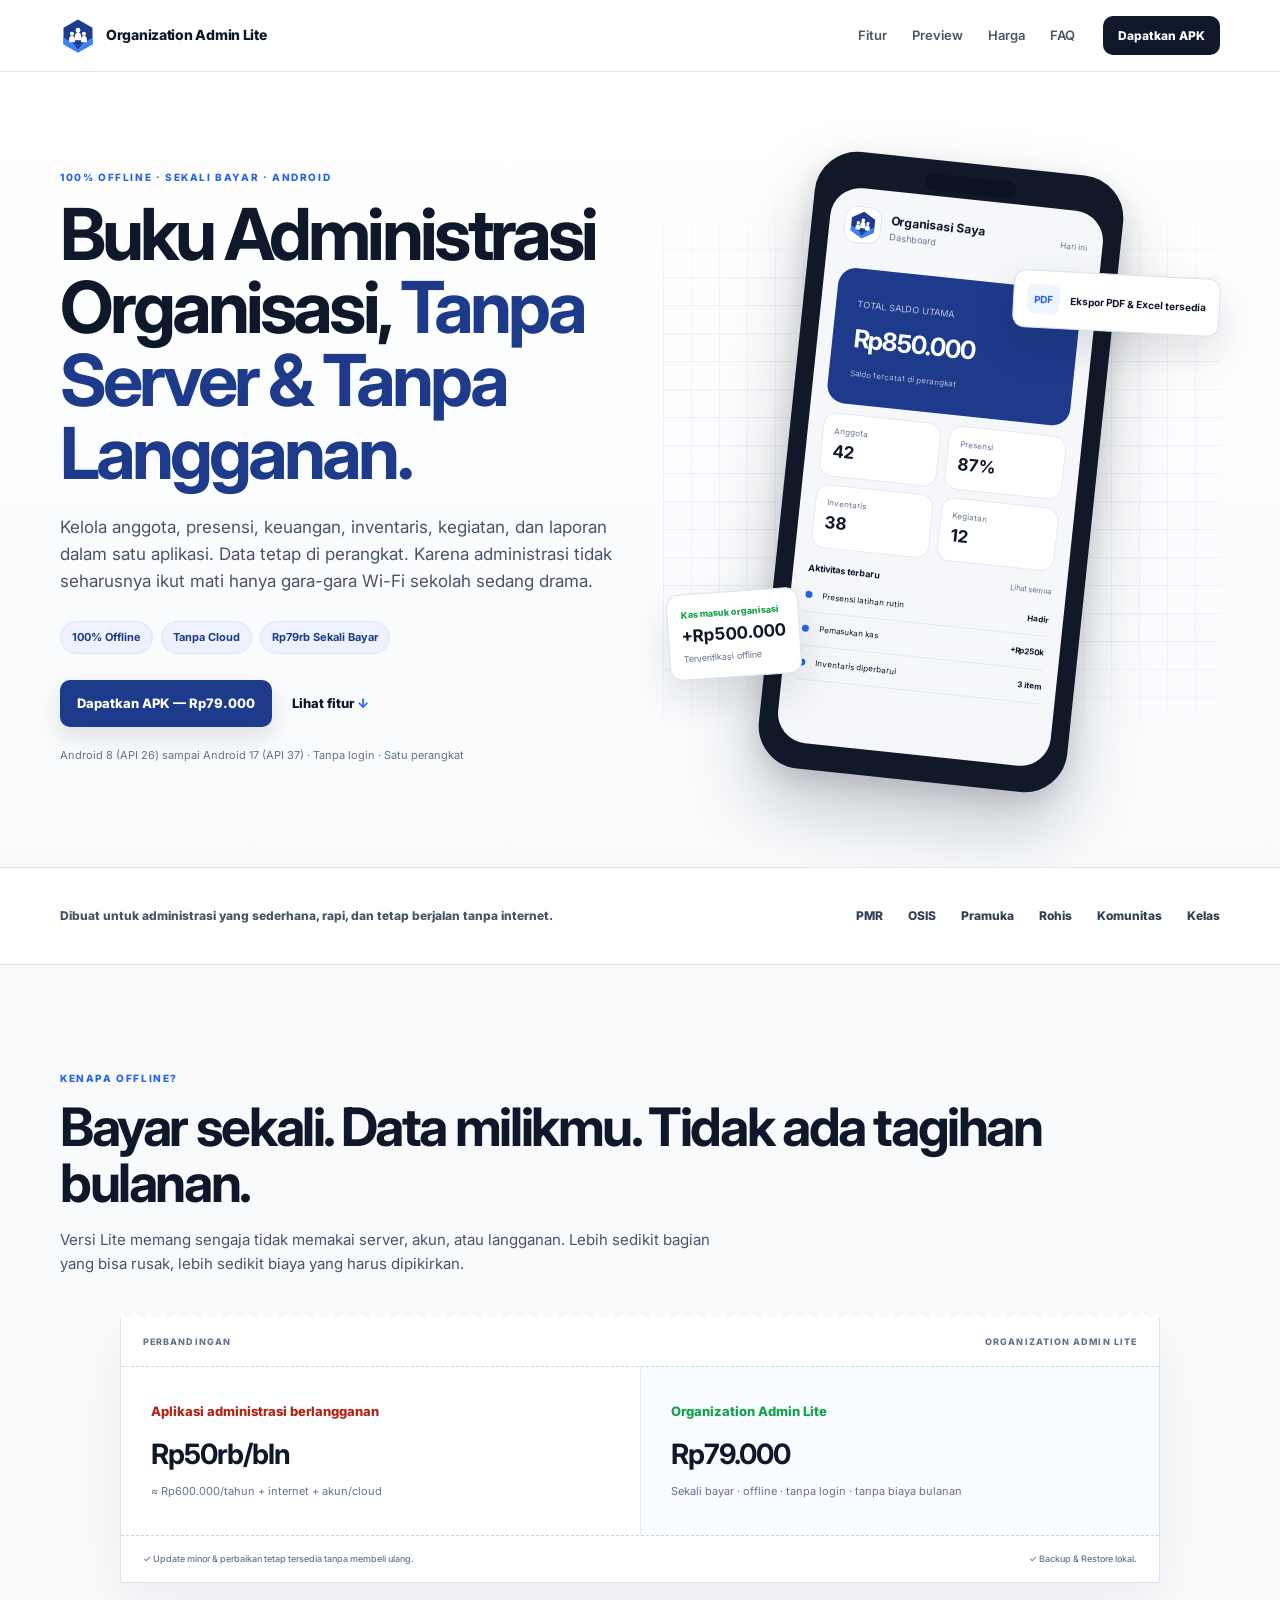
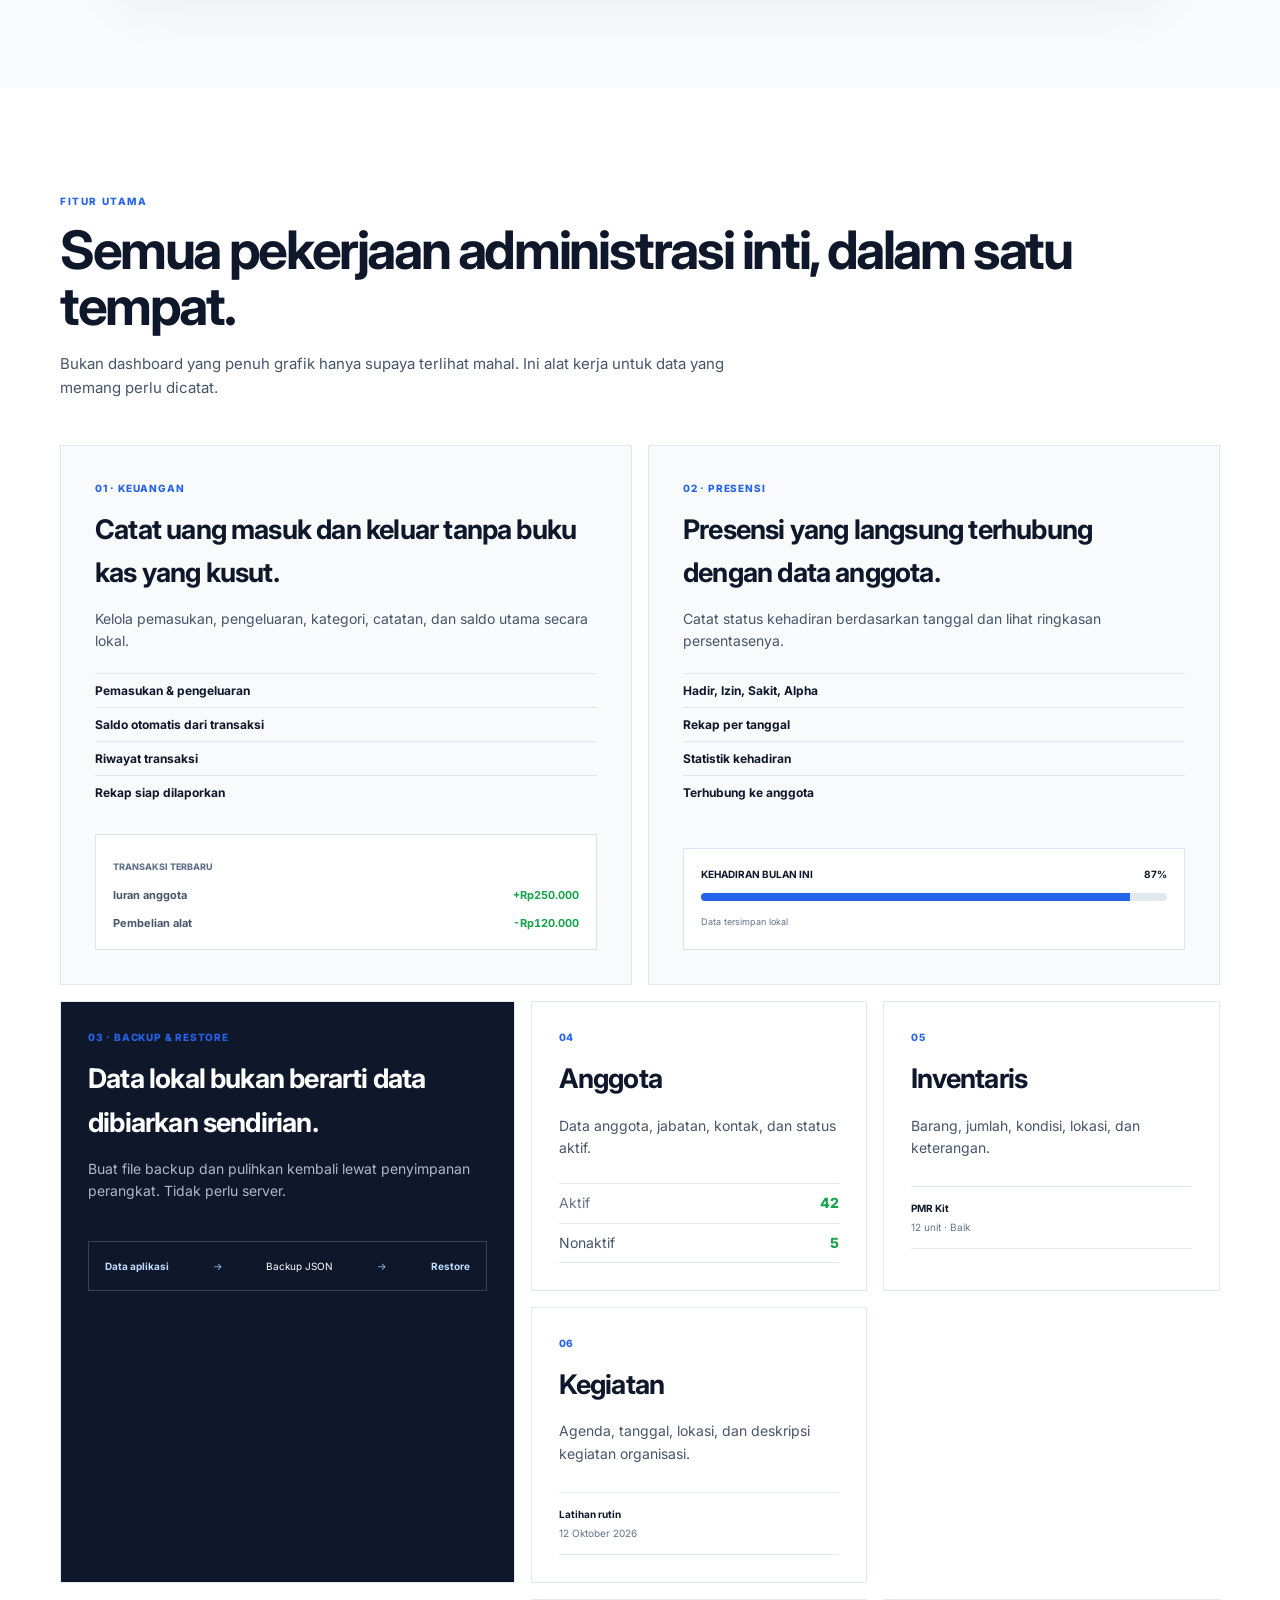
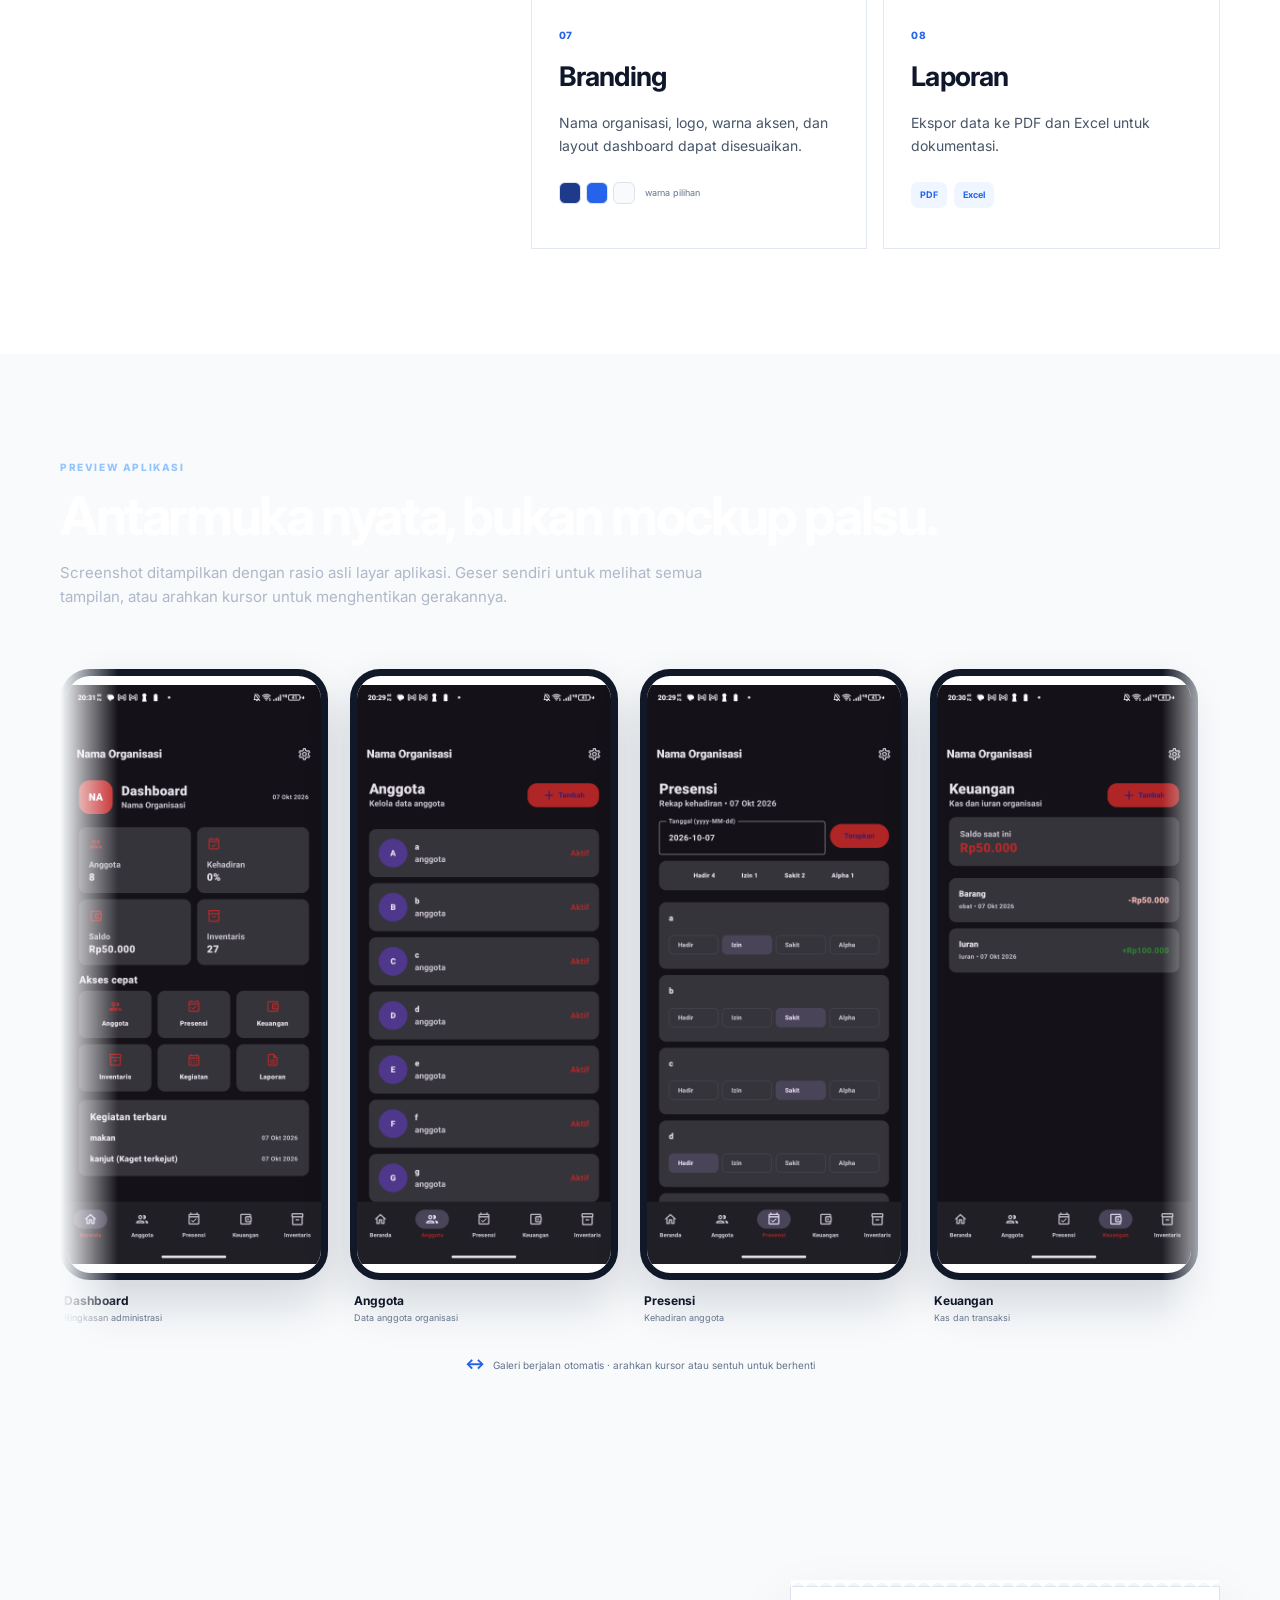
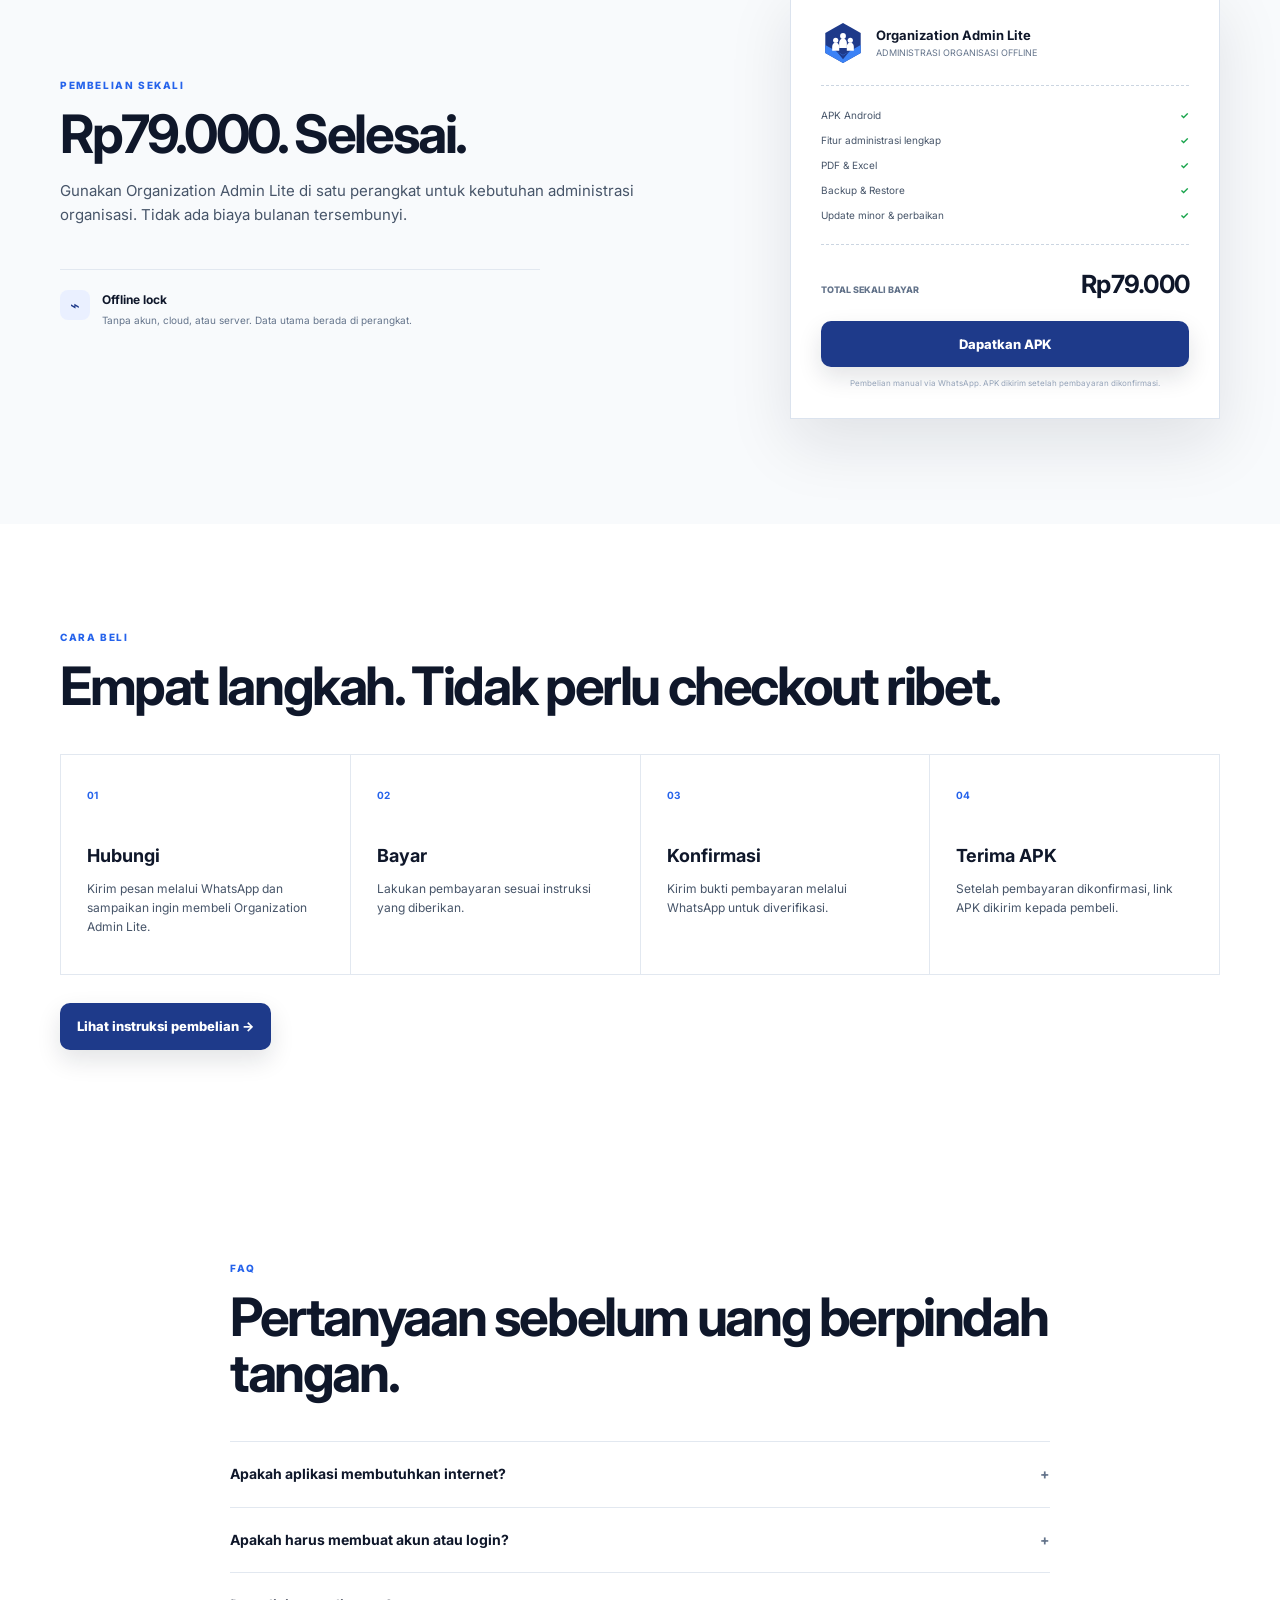
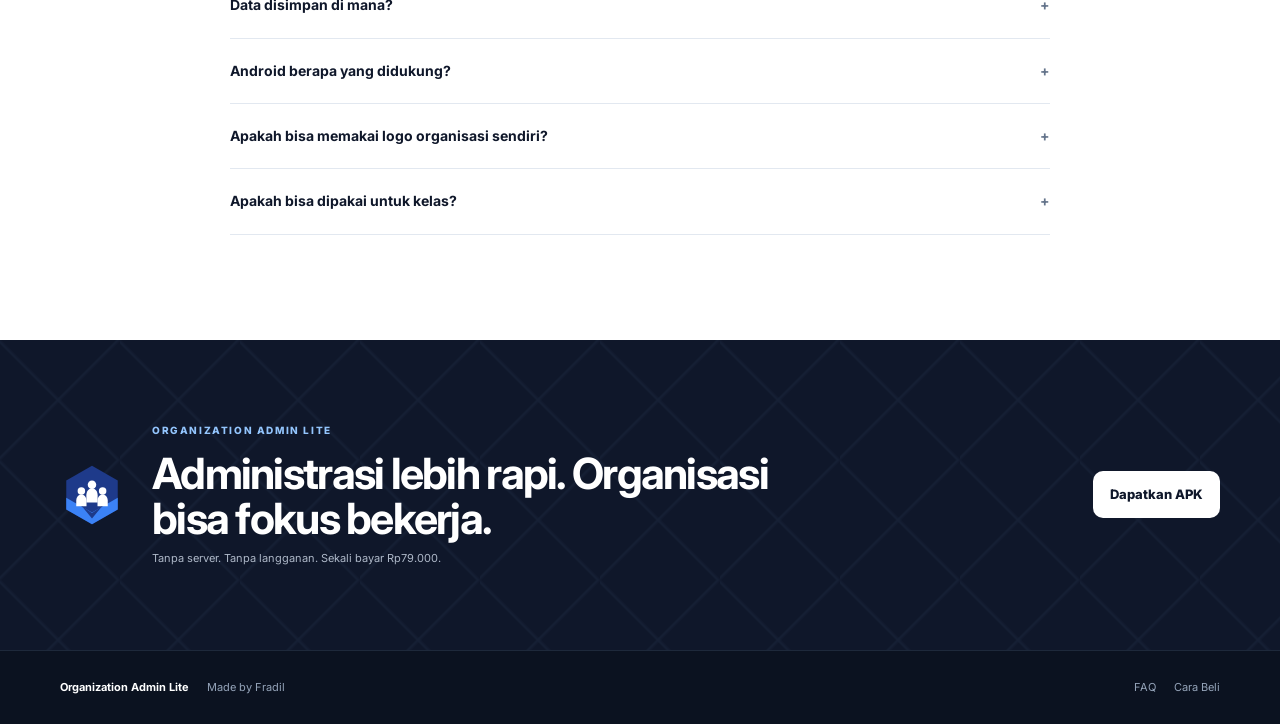
<file: index.html>
<!doctype html>
<html lang="id">
<head>
<meta charset="utf-8">
<meta name="viewport" content="width=device-width,initial-scale=1">
<meta name="description" content="Organization Admin Lite. Aplikasi administrasi organisasi offline untuk anggota, presensi, keuangan, inventaris, kegiatan, laporan, dan backup.">
<meta name="theme-color" content="#0F172A">
<title>Organization Admin Lite | Administrasi Offline</title>
<link rel="icon" href="assets/logo/logo-mark.svg">
<link rel="stylesheet" href="style.css">
</head>
<body>
<header class="nav">
  <a class="brand" href="#top">
    <img src="assets/logo/logo-mark.svg" alt="">
    <span>Organization Admin Lite</span>
  </a>
  <nav>
    <a href="#fitur">Fitur</a>
    <a href="#preview">Preview</a>
    <a href="#harga">Harga</a>
    <a href="#faq">FAQ</a>
  </nav>
  <a class="nav-cta" href="beli.html">Dapatkan APK</a>
</header>

<main id="top">
  <section class="hero">
    <div class="hero-copy">
      <div class="eyebrow">100% OFFLINE · SEKALI BAYAR · ANDROID</div>
      <h1>Buku Administrasi Organisasi, <em>Tanpa Server & Tanpa Langganan.</em></h1>
      <p class="lead">Kelola anggota, presensi, keuangan, inventaris, kegiatan, dan laporan dalam satu aplikasi. Data tetap di perangkat. Karena administrasi tidak seharusnya ikut mati hanya gara-gara Wi-Fi sekolah sedang drama.</p>
      <div class="trust-pills">
        <span>100% Offline</span>
        <span>Tanpa Cloud</span>
        <span>Rp79rb Sekali Bayar</span>
      </div>
      <div class="hero-actions">
        <a class="button primary" href="beli.html">Dapatkan APK — Rp79.000</a>
        <a class="text-link" href="#fitur">Lihat fitur <span>↓</span></a>
      </div>
      <p class="compat">Android 8 (API 26) sampai Android 17 (API 37) · Tanpa login · Satu perangkat</p>
    </div>
    <div class="stage">
      <div class="stage-grid"></div>
      <div class="phone-wrap">
        <div class="phone">
          <div class="camera"></div>
          <div class="screen">
            <div class="mock-top">
              <div class="mock-avatar">
                <img src="assets/logo/logo-mark.svg" alt="">
              </div>
              <div>
                <b>Organisasi Saya</b>
                <small>Dashboard</small>
              </div>
              <span class="mock-date">Hari ini</span>
            </div>
            <div class="mock-hero">
              <small>TOTAL SALDO UTAMA</small>
              <strong>Rp850.000</strong>
              <span>Saldo tercatat di perangkat</span>
            </div>
            <div class="mock-stats">
              <div>
                <small>Anggota</small>
                <b>42</b>
              </div>
              <div>
                <small>Presensi</small>
                <b>87%</b>
              </div>
              <div>
                <small>Inventaris</small>
                <b>38</b>
              </div>
              <div>
                <small>Kegiatan</small>
                <b>12</b>
              </div>
            </div>
            <div class="mock-section">
              <div>
                <b>Aktivitas terbaru</b>
                <small>Lihat semua</small>
              </div>
              <p><i></i>Presensi latihan rutin <strong>Hadir</strong></p>
              <p><i></i>Pemasukan kas <strong>+Rp250k</strong></p>
              <p><i></i>Inventaris diperbarui <strong>3 item</strong></p>
            </div>
          </div>
        </div>
      </div>
      <div class="floating-note finance">
        <small>Kas masuk organisasi</small>
        <strong>+Rp500.000</strong>
        <span>Terverifikasi offline</span>
      </div>
      <div class="floating-note export">
        <b>PDF</b>
        <span>Ekspor PDF & Excel tersedia</span>
      </div>
    </div>
  </section>

  <section class="trust-strip">
    <div class="container">
      <p>Dibuat untuk administrasi yang sederhana, rapi, dan tetap berjalan tanpa internet.</p>
      <div>
        <span>PMR</span>
        <span>OSIS</span>
        <span>Pramuka</span>
        <span>Rohis</span>
        <span>Komunitas</span>
        <span>Kelas</span>
      </div>
    </div>
  </section>

  <section class="section comparison">
    <div class="container">
      <div class="section-kicker">KENAPA OFFLINE?</div>
      <h2>Bayar sekali. Data milikmu. Tidak ada tagihan bulanan.</h2>
      <p class="section-lead">Versi Lite memang sengaja tidak memakai server, akun, atau langganan. Lebih sedikit bagian yang bisa rusak, lebih sedikit biaya yang harus dipikirkan.</p>
      <div class="receipt">
        <div class="receipt-head">
          <span>PERBANDINGAN</span>
          <span>ORGANIZATION ADMIN LITE</span>
        </div>
        <div class="compare-row">
          <div class="bad">
            <span>Aplikasi administrasi berlangganan</span>
            <strong>Rp50rb/bln</strong>
            <small>≈ Rp600.000/tahun + internet + akun/cloud</small>
          </div>
          <div class="good">
            <span>Organization Admin Lite</span>
            <strong>Rp79.000</strong>
            <small>Sekali bayar · offline · tanpa login · tanpa biaya bulanan</small>
          </div>
        </div>
        <div class="receipt-foot">
          <span>✓ Update minor & perbaikan tetap tersedia tanpa membeli ulang.</span>
          <span>✓ Backup & Restore lokal.</span>
        </div>
      </div>
    </div>
  </section>

  <section id="fitur" class="section features">
    <div class="container">
      <div class="section-kicker">FITUR UTAMA</div>
      <h2>Semua pekerjaan administrasi inti, dalam satu tempat.</h2>
      <p class="section-lead">Bukan dashboard yang penuh grafik hanya supaya terlihat mahal. Ini alat kerja untuk data yang memang perlu dicatat.</p>
      <div class="feature-split">
        <article class="feature-focus">
          <div>
            <div class="feature-num">01 · KEUANGAN</div>
            <h3>Catat uang masuk dan keluar tanpa buku kas yang kusut.</h3>
            <p>Kelola pemasukan, pengeluaran, kategori, catatan, dan saldo utama secara lokal.</p>
            <ul>
              <li>Pemasukan & pengeluaran</li>
              <li>Saldo otomatis dari transaksi</li>
              <li>Riwayat transaksi</li>
              <li>Rekap siap dilaporkan</li>
            </ul>
          </div>
          <div class="mini-ledger">
            <span>TRANSAKSI TERBARU</span>
            <p><b>Iuran anggota</b><strong>+Rp250.000</strong></p>
            <p><b>Pembelian alat</b><strong>-Rp120.000</strong></p>
          </div>
        </article>
        <article class="feature-focus">
          <div>
            <div class="feature-num">02 · PRESENSI</div>
            <h3>Presensi yang langsung terhubung dengan data anggota.</h3>
            <p>Catat status kehadiran berdasarkan tanggal dan lihat ringkasan persentasenya.</p>
            <ul>
              <li>Hadir, Izin, Sakit, Alpha</li>
              <li>Rekap per tanggal</li>
              <li>Statistik kehadiran</li>
              <li>Terhubung ke anggota</li>
            </ul>
          </div>
          <div class="attendance-bar">
            <span><b>KEHADIRAN BULAN INI</b><b>87%</b></span>
            <i><em></em></i>
            <small>Data tersimpan lokal</small>
          </div>
        </article>
      </div>
      <div class="bento">
        <article class="backup">
          <div class="feature-num">03 · BACKUP & RESTORE</div>
          <h3>Data lokal bukan berarti data dibiarkan sendirian.</h3>
          <p>Buat file backup dan pulihkan kembali lewat penyimpanan perangkat. Tidak perlu server.</p>
          <div class="flow">
            <strong>Data aplikasi</strong><i>→</i><span>Backup JSON</span><i>→</i><strong>Restore</strong>
          </div>
        </article>
        <article>
          <div class="feature-num">04</div>
          <h3>Anggota</h3>
          <p>Data anggota, jabatan, kontak, dan status aktif.</p>
          <div class="data-list">
            <p>Aktif <span>42</span></p>
            <p>Nonaktif <span>5</span></p>
          </div>
        </article>
        <article>
          <div class="feature-num">05</div>
          <h3>Inventaris</h3>
          <p>Barang, jumlah, kondisi, lokasi, dan keterangan.</p>
          <div class="activity-line">
            <b>PMR Kit</b><span>12 unit · Baik</span>
          </div>
        </article>
        <article>
          <div class="feature-num">06</div>
          <h3>Kegiatan</h3>
          <p>Agenda, tanggal, lokasi, dan deskripsi kegiatan organisasi.</p>
          <div class="activity-line">
            <b>Latihan rutin</b><span>12 Oktober 2026</span>
          </div>
        </article>
        <article class="branding">
          <div class="feature-num">07</div>
          <h3>Branding</h3>
          <p>Nama organisasi, logo, warna aksen, dan layout dashboard dapat disesuaikan.</p>
          <div class="swatches">
            <i></i><i></i><i></i><span>warna pilihan</span>
          </div>
        </article>
        <article class="reports">
          <div class="feature-num">08</div>
          <h3>Laporan</h3>
          <p>Ekspor data ke PDF dan Excel untuk dokumentasi.</p>
          <div class="report-tags">
            <b>PDF</b><b>Excel</b>
          </div>
        </article>
      </div>
    </div>
  </section>

  <section id="preview" class="section showcase">
    <div class="container">
      <div class="section-kicker">PREVIEW APLIKASI</div>
      <h2>Antarmuka nyata, bukan mockup palsu.</h2>
      <p class="section-lead">Screenshot ditampilkan dengan rasio asli layar aplikasi. Geser sendiri untuk melihat semua tampilan, atau arahkan kursor untuk menghentikan gerakannya.</p>
      <div class="screenshot-window" aria-label="Galeri screenshot Organization Admin Lite">
        <div class="screenshot-track">
          <figure>
            <img src="assets/screenshots/dashboard.png" alt="Screenshot Dashboard Organization Admin Lite">
            <figcaption><b>Dashboard</b><span>Ringkasan administrasi</span></figcaption>
          </figure>
          <figure>
            <img src="assets/screenshots/anggota.png" alt="Screenshot Anggota Organization Admin Lite">
            <figcaption><b>Anggota</b><span>Data anggota organisasi</span></figcaption>
          </figure>
          <figure>
            <img src="assets/screenshots/presensi.png" alt="Screenshot Presensi Organization Admin Lite">
            <figcaption><b>Presensi</b><span>Kehadiran anggota</span></figcaption>
          </figure>
          <figure>
            <img src="assets/screenshots/keuangan.png" alt="Screenshot Keuangan Organization Admin Lite">
            <figcaption><b>Keuangan</b><span>Kas dan transaksi</span></figcaption>
          </figure>
          <figure>
            <img src="assets/screenshots/inventaris.png" alt="Screenshot Inventaris Organization Admin Lite">
            <figcaption><b>Inventaris</b><span>Data barang</span></figcaption>
          </figure>
          <figure>
            <img src="assets/screenshots/pengaturan.png" alt="Screenshot Pengaturan Organization Admin Lite">
            <figcaption><b>Pengaturan</b><span>Branding dan konfigurasi</span></figcaption>
          </figure>
          <figure>
            <img src="assets/screenshots/laporan.png" alt="Screenshot Pengaturan Organization Admin Lite">
            <figcaption><b>Laporan</b><span>Laporan data real-time</span></figcaption>
          </figure>
          <figure>
            <img src="assets/screenshots/restore.png" alt="Screenshot Pengaturan Organization Admin Lite">
            <figcaption><b>Back-up & Restore</b><span>Menyimpan data dan memperbarui data</span></figcaption>
          </figure>
          <figure aria-hidden="true">
            <img src="assets/screenshots/dashboard.png" alt="">
            <figcaption><b>Dashboard</b><span>Ringkasan administrasi</span></figcaption>
          </figure>
          <figure aria-hidden="true">
            <img src="assets/screenshots/anggota.png" alt="">
            <figcaption><b>Anggota</b><span>Data anggota organisasi</span></figcaption>
          </figure>
          <figure aria-hidden="true">
            <img src="assets/screenshots/presensi.png" alt="">
            <figcaption><b>Presensi</b><span>Kehadiran anggota</span></figcaption>
          </figure>
          <figure aria-hidden="true">
            <img src="assets/screenshots/keuangan.png" alt="">
            <figcaption><b>Keuangan</b><span>Kas dan transaksi</span></figcaption>
          </figure>
          <figure aria-hidden="true">
            <img src="assets/screenshots/inventaris.png" alt="">
            <figcaption><b>Inventaris</b><span>Data barang</span></figcaption>
          </figure>
          <figure aria-hidden="true">
            <img src="assets/screenshots/pengaturan.png" alt="">
            <figcaption><b>Pengaturan</b><span>Branding dan konfigurasi</span></figcaption>
          </figure>
          <figure>
            <img src="assets/screenshots/laporan.png" alt="Screenshot Pengaturan Organization Admin Lite">
            <figcaption><b>Laporan</b><span>Laporan data real-time</span></figcaption>
          </figure>
          <figure>
            <img src="assets/screenshots/restore.png" alt="Screenshot Pengaturan Organization Admin Lite">
            <figcaption><b>Bauck-up & restore</b><span>Menyimpan data dan memperbarui data</span></figcaption>
          </figure>
        </div>
      </div>
      <div class="screenshot-hint"><span>↔</span> Galeri berjalan otomatis · arahkan kursor atau sentuh untuk berhenti</div>
    </div>
  </section>

  <section id="harga" class="section pricing">
    <div class="container pricing-grid">
      <div>
        <div class="section-kicker">PEMBELIAN SEKALI</div>
        <h2>Rp79.000. Selesai.</h2>
        <p class="section-lead">Gunakan Organization Admin Lite di satu perangkat untuk kebutuhan administrasi organisasi. Tidak ada biaya bulanan tersembunyi.</p>
        <div class="offline-lock">
          <b>⌁</b>
          <div>
            <strong>Offline lock</strong>
            <small>Tanpa akun, cloud, atau server. Data utama berada di perangkat.</small>
          </div>
        </div>
      </div>
      <div class="receipt-card">
        <div class="tear"></div>
        <div class="receipt-brand">
          <img src="assets/logo/logo-mark.svg" alt="">
          <div>
            <b>Organization Admin Lite</b>
            <span>ADMINISTRASI ORGANISASI OFFLINE</span>
          </div>
        </div>
        <div class="receipt-items">
          <p><span>APK Android</span><b>✓</b></p>
          <p><span>Fitur administrasi lengkap</span><b>✓</b></p>
          <p><span>PDF & Excel</span><b>✓</b></p>
          <p><span>Backup & Restore</span><b>✓</b></p>
          <p><span>Update minor & perbaikan</span><b>✓</b></p>
        </div>
        <div class="total">
          <span>TOTAL SEKALI BAYAR</span>
          <strong>Rp79.000</strong>
        </div>
        <a class="button primary wide" href="beli.html">Dapatkan APK</a>
        <small class="receipt-note">Pembelian manual via WhatsApp. APK dikirim setelah pembayaran dikonfirmasi.</small>
      </div>
    </div>
  </section>

  <section class="section steps-section">
    <div class="container">
      <div class="section-kicker">CARA BELI</div>
      <h2>Empat langkah. Tidak perlu checkout ribet.</h2>
      <div class="steps">
        <article>
          <b>01</b>
          <h3>Hubungi</h3>
          <p>Kirim pesan melalui WhatsApp dan sampaikan ingin membeli Organization Admin Lite.</p>
        </article>
        <article>
          <b>02</b>
          <h3>Bayar</h3>
          <p>Lakukan pembayaran sesuai instruksi yang diberikan.</p>
        </article>
        <article>
          <b>03</b>
          <h3>Konfirmasi</h3>
          <p>Kirim bukti pembayaran melalui WhatsApp untuk diverifikasi.</p>
        </article>
        <article>
          <b>04</b>
          <h3>Terima APK</h3>
          <p>Setelah pembayaran dikonfirmasi, link APK dikirim kepada pembeli.</p>
        </article>
      </div>
      <div style="margin-top:28px">
        <a class="button primary" href="beli.html">Lihat instruksi pembelian →</a>
      </div>
    </div>
  </section>

  <section id="faq" class="section faq">
    <div class="container narrow">
      <div class="section-kicker">FAQ</div>
      <h2>Pertanyaan sebelum uang berpindah tangan.</h2>
      <div class="faq-list">
        <details>
          <summary>Apakah aplikasi membutuhkan internet?</summary>
          <p>Tidak untuk penggunaan normal. Versi Lite dirancang offline dan tidak bergantung pada server.</p>
        </details>
        <details>
          <summary>Apakah harus membuat akun atau login?</summary>
          <p>Tidak. Tidak ada akun, PIN, Firebase, cloud, atau sinkronisasi pada versi Lite.</p>
        </details>
        <details>
          <summary>Data disimpan di mana?</summary>
          <p>Data utama disimpan secara lokal pada perangkat. Backup dapat dibuat menggunakan fitur Backup & Restore.</p>
        </details>
        <details>
          <summary>Android berapa yang didukung?</summary>
          <p>Target versi Lite adalah Android 8 sampai Android 17, dengan minimum Android 8 / API 26.</p>
        </details>
        <details>
          <summary>Apakah bisa memakai logo organisasi sendiri?</summary>
          <p>Ya. Nama organisasi, logo, warna aksen, dan layout dashboard dapat dikustomisasi.</p>
        </details>
        <details>
          <summary>Apakah bisa dipakai untuk kelas?</summary>
          <p>Bisa. Struktur fiturnya juga cocok untuk administrasi kelas seperti data anggota/siswa, presensi, kas, inventaris, dan kegiatan.</p>
        </details>
      </div>
    </div>
  </section>

  <section class="final">
    <div class="final-pattern"></div>
    <div class="container final-inner">
      <img src="assets/logo/logo-mark.svg" alt="">
      <div>
        <div class="section-kicker">ORGANIZATION ADMIN LITE</div>
        <h2>Administrasi lebih rapi. Organisasi bisa fokus bekerja.</h2>
        <p>Tanpa server. Tanpa langganan. Sekali bayar Rp79.000.</p>
      </div>
      <a class="button light" href="beli.html">Dapatkan APK</a>
    </div>
  </section>
</main>

<div class="mobile-buy">
  <strong>Rp79.000</strong>
  <a href="beli.html">Dapatkan APK</a>
</div>

<footer>
  <div>
    <strong>Organization Admin Lite</strong>
    <span>Made by Fradil</span>
  </div>
  <div>
    <a href="#faq">FAQ</a>
    <a href="beli.html">Cara Beli</a>
  </div>
</footer>

<script src="script.js"></script>
</body>
</html>
</file>
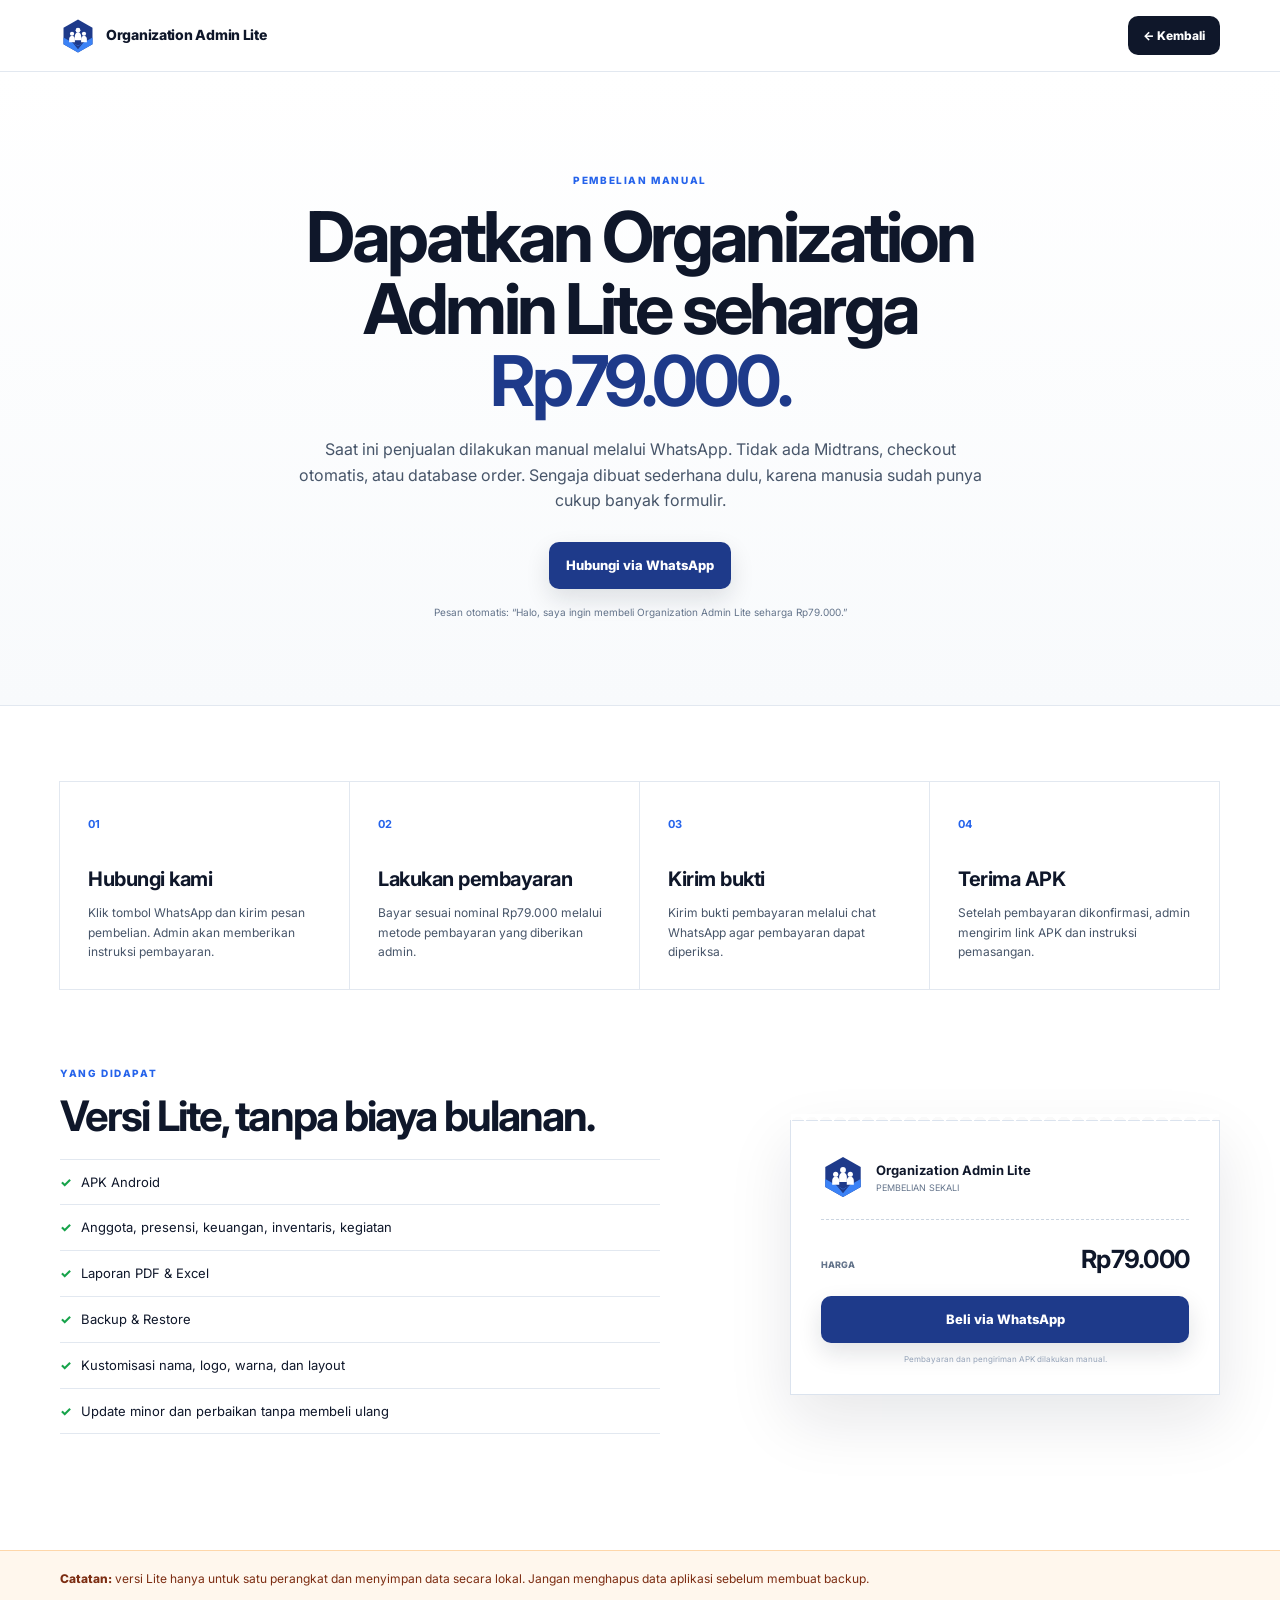
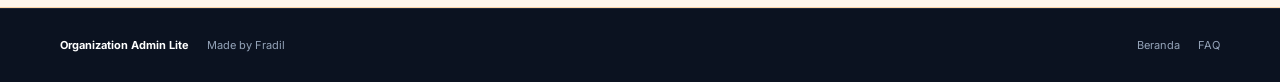
<file: beli.html>
<!doctype html>
<html lang="id">
<head>
<meta charset="utf-8">
<meta name="viewport" content="width=device-width,initial-scale=1">
<meta name="theme-color" content="#0F172A">
<title>Cara Beli | Organization Admin Lite</title>
<link rel="icon" href="assets/logo/logo-mark.svg">
<link rel="stylesheet" href="style.css">
</head>
<body>
<header class="nav">
  <a class="brand" href="index.html">
    <img src="assets/logo/logo-mark.svg" alt="">
    <span>Organization Admin Lite</span>
  </a>
  <a class="nav-cta" href="index.html">← Kembali</a>
</header>

<main>
  <section class="buy-hero">
    <div class="section-kicker">PEMBELIAN MANUAL</div>
    <h1>Dapatkan Organization Admin Lite seharga <em>Rp79.000.</em></h1>
    <p>Saat ini penjualan dilakukan manual melalui WhatsApp. Tidak ada Midtrans, checkout otomatis, atau database order. Sengaja dibuat sederhana dulu, karena manusia sudah punya cukup banyak formulir.</p>
    <a class="button primary" data-wa href="#">Hubungi via WhatsApp</a>
    <small>Pesan otomatis: “Halo, saya ingin membeli Organization Admin Lite seharga Rp79.000.”</small>
  </section>

  <section class="buy-grid container">
    <article>
      <b>01</b>
      <h2>Hubungi kami</h2>
      <p>Klik tombol WhatsApp dan kirim pesan pembelian. Admin akan memberikan instruksi pembayaran.</p>
    </article>
    <article>
      <b>02</b>
      <h2>Lakukan pembayaran</h2>
      <p>Bayar sesuai nominal Rp79.000 melalui metode pembayaran yang diberikan admin.</p>
    </article>
    <article>
      <b>03</b>
      <h2>Kirim bukti</h2>
      <p>Kirim bukti pembayaran melalui chat WhatsApp agar pembayaran dapat diperiksa.</p>
    </article>
    <article>
      <b>04</b>
      <h2>Terima APK</h2>
      <p>Setelah pembayaran dikonfirmasi, admin mengirim link APK dan instruksi pemasangan.</p>
    </article>
  </section>

  <section class="buy-info container">
    <div>
      <div class="section-kicker">YANG DIDAPAT</div>
      <h2>Versi Lite, tanpa biaya bulanan.</h2>
      <ul>
        <li>APK Android</li>
        <li>Anggota, presensi, keuangan, inventaris, kegiatan</li>
        <li>Laporan PDF & Excel</li>
        <li>Backup & Restore</li>
        <li>Kustomisasi nama, logo, warna, dan layout</li>
        <li>Update minor dan perbaikan tanpa membeli ulang</li>
      </ul>
    </div>
    <div class="receipt-card">
      <div class="tear"></div>
      <div class="receipt-brand">
        <img src="assets/logo/logo-mark.svg" alt="">
        <div>
          <b>Organization Admin Lite</b>
          <span>PEMBELIAN SEKALI</span>
        </div>
      </div>
      <div class="total">
        <span>HARGA</span>
        <strong>Rp79.000</strong>
      </div>
      <a class="button primary wide" data-wa href="https://wa.me/62895355289983?s=t">Beli via WhatsApp</a>
      <small class="receipt-note">Pembayaran dan pengiriman APK dilakukan manual.</small>
    </div>
  </section>

  <section class="buy-warning">
    <div class="container">
      <strong>Catatan:</strong> versi Lite hanya untuk satu perangkat dan menyimpan data secara lokal. Jangan menghapus data aplikasi sebelum membuat backup.
    </div>
  </section>
</main>

<footer>
  <div>
    <strong>Organization Admin Lite</strong>
    <span>Made by Fradil</span>
  </div>
  <div>
    <a href="index.html">Beranda</a>
    <a href="index.html#faq">FAQ</a>
  </div>
</footer>

<script src="script.js"></script>
</body>
</html>
</file>
<file: style.css>
@import url('https://fonts.googleapis.com/css2?family=Inter:wght@400;500;600;700;800&display=swap');
:root{--navy:#1E3A8A;--deep:#0F172A;--blue:#2563EB;--ink:#0F172A;--muted:#475569;--line:#E2E8F0;--soft:#F8FAFC;--green:#16A34A;--max:1160px}*{box-sizing:border-box}html{scroll-behavior:smooth}body{margin:0;font-family:Inter,system-ui,-apple-system,BlinkMacSystemFont,"Segoe UI",sans-serif;color:var(--ink);background:#fff;line-height:1.6}a{color:inherit;text-decoration:none}img{max-width:100%}.container{width:min(var(--max),calc(100% - 48px));margin:auto}.narrow{max-width:820px}.nav{height:72px;padding:0 max(24px,calc((100% - 1160px)/2));display:flex;align-items:center;gap:28px;position:sticky;top:0;z-index:50;background:rgba(255,255,255,.94);backdrop-filter:blur(14px);border-bottom:1px solid var(--line)}.brand{display:flex;align-items:center;gap:10px;font-size:14px;font-weight:800;letter-spacing:-.02em;margin-right:auto}.brand-mark{width:36px;height:36px;display:grid;place-items:center}.brand-mark img{width:100%;height:100%}.nav nav{display:flex;gap:25px;font-size:13px;font-weight:600;color:var(--muted)}.nav nav a:hover{color:var(--navy)}.nav-cta{background:var(--deep);color:#fff;padding:10px 15px;border-radius:10px;font-size:12px;font-weight:800}.hero{min-height:760px;padding:90px max(24px,calc((100% - 1160px)/2)) 85px;display:grid;grid-template-columns:1fr 1fr;gap:45px;align-items:center;overflow:hidden;background:linear-gradient(180deg,#fff 0%,#f8fafc 100%)}.eyebrow,.section-kicker{font-size:10px;letter-spacing:.16em;font-weight:800;color:var(--blue);margin-bottom:13px}.hero h1{font-size:clamp(44px,5.6vw,72px);line-height:1.02;letter-spacing:-.055em;margin:0 0 24px;max-width:650px}.hero h1 em{font-style:normal;color:var(--navy)}.lead{font-size:17px;color:var(--muted);max-width:620px;margin:0}.trust-pills{display:flex;gap:8px;flex-wrap:wrap;margin:25px 0 26px}.trust-pills span{padding:7px 11px;border-radius:999px;background:#eef2ff;border:1px solid #dbe4ff;color:#1e3a8a;font-size:11px;font-weight:700}.hero-actions{display:flex;align-items:center;gap:20px}.button{display:inline-flex;align-items:center;justify-content:center;gap:8px;border-radius:10px;padding:13px 17px;font-size:13px;font-weight:800;transition:.2s ease}.button.primary{background:var(--navy);color:#fff;box-shadow:0 10px 25px rgba(15,23,42,.12)}.button.primary:hover{transform:translateY(-3px);background:#183278}.button.light{background:#fff;color:var(--deep)}.text-link{font-size:13px;font-weight:800;color:var(--deep)}.text-link span{color:var(--blue)}.compat{font-size:11px;color:#64748b;margin-top:20px}.stage{min-height:580px;position:relative;display:grid;place-items:center}.stage-grid{position:absolute;inset:5% 0;background-image:linear-gradient(rgba(30,58,138,.055) 1px,transparent 1px),linear-gradient(90deg,rgba(30,58,138,.055) 1px,transparent 1px);background-size:28px 28px;mask-image:linear-gradient(to bottom,transparent,#000 15%,#000 80%,transparent)}.phone-wrap{position:relative;z-index:3;transform:rotate(6deg);transition:transform .4s}.phone{width:310px;height:620px;padding:9px;border:9px solid #111827;border-radius:43px;background:#111827;box-shadow:0 35px 70px rgba(15,23,42,.22),0 10px 25px rgba(15,23,42,.12)}.camera{height:17px;width:92px;border-radius:20px;background:#0b1220;margin:-4px auto 5px}.screen{height:558px;border-radius:30px;background:#f5f7fb;padding:18px 15px;overflow:hidden}.mock-top{display:flex;align-items:center;gap:9px}.mock-avatar{width:37px;height:37px;background:#fff;border:1px solid #e2e8f0;border-radius:12px;display:grid;place-items:center;overflow:hidden}.mock-avatar img{width:29px;height:29px}.mock-top b,.mock-top small{display:block}.mock-top b{font-size:12px}.mock-top small{font-size:9px;color:#64748b}.mock-date{margin-left:auto;font-size:8px;color:#64748b}.mock-hero{margin-top:25px;background:var(--navy);border-radius:18px;padding:21px;color:#fff}.mock-hero small{font-size:9px;opacity:.7}.mock-hero strong{display:block;font-size:25px;letter-spacing:-.04em;margin-top:3px}.mock-hero span{font-size:8px;opacity:.65}.mock-stats{display:grid;grid-template-columns:1fr 1fr;gap:8px;margin-top:10px}.mock-stats div{background:#fff;border:1px solid #e5eaf1;border-radius:13px;padding:11px}.mock-stats b,.mock-stats small{display:block}.mock-stats b{font-size:17px}.mock-stats small{font-size:8px;color:#64748b}.mock-section{margin-top:14px}.mock-section>div{display:flex;justify-content:space-between;font-size:9px;margin-bottom:3px}.mock-section>div small{color:#64748b}.mock-section p{display:grid;grid-template-columns:10px 1fr auto;align-items:center;gap:7px;margin:0;padding:10px 0;border-bottom:1px solid #e2e8f0;font-size:8px}.mock-section i{width:7px;height:7px;border-radius:50%;background:#2563eb}.mock-section strong{font-size:8px}.floating-note{position:absolute;z-index:5;background:#fff;border:1px solid #dbe3ee;border-radius:12px;box-shadow:0 18px 40px rgba(15,23,42,.12);padding:13px}.floating-note small,.floating-note span{display:block;font-size:9px;color:#64748b}.floating-note strong{display:block;font-size:17px;margin:1px 0}.finance{left:1%;bottom:17%;transform:rotate(-4deg)}.finance small{color:var(--green);font-weight:800}.export{right:0;top:18%;transform:rotate(3deg);display:flex;align-items:center;gap:10px}.export b{background:#eff6ff;color:var(--blue);padding:7px;border-radius:8px;font-size:10px}.export span{font-size:10px;font-weight:700;color:var(--deep)}.trust-strip{border-top:1px solid var(--line);border-bottom:1px solid var(--line);background:#fff}.trust-strip .container{min-height:96px;display:flex;align-items:center;justify-content:space-between;gap:30px}.trust-strip p{font-size:12px;color:var(--muted);margin:0}.trust-strip div{display:flex;gap:25px;flex-wrap:wrap;font-size:12px;font-weight:800;color:#334155}.section{padding:105px 0}.section h2{font-size:clamp(34px,4.3vw,53px);line-height:1.06;letter-spacing:-.045em;margin:0 0 17px}.section-lead{color:var(--muted);font-size:15px;max-width:680px;margin:0 0 42px}.comparison{background:var(--soft)}.receipt{max-width:1040px;margin:40px auto 0;background:#fff;border:1px solid #dbe3ee;position:relative;box-shadow:0 20px 55px rgba(15,23,42,.06)}.receipt:before,.receipt:after{content:"";position:absolute;left:0;right:0;height:7px;background:radial-gradient(circle at 7px -1px,transparent 6px,#fff 6.5px) 0 0/14px 8px repeat-x;top:-7px}.receipt-head,.receipt-foot{display:flex;justify-content:space-between;gap:20px;padding:16px 22px;font-size:9px;font-weight:800;letter-spacing:.12em;color:#64748b}.receipt-head{border-bottom:1px dashed #cbd5e1}.compare-row{display:grid;grid-template-columns:1fr 1fr}.compare-row>div{padding:34px 30px}.compare-row>div+div{border-left:1px solid var(--line)}.compare-row span{display:block;font-weight:800;font-size:13px;margin-bottom:10px}.compare-row strong{display:block;font-size:28px;letter-spacing:-.035em}.compare-row small{display:block;color:#64748b;margin-top:7px;font-size:11px}.bad span{color:#b42318}.good{background:#f8fbff}.good span{color:var(--green)}.receipt-foot{border-top:1px dashed #cbd5e1;text-transform:none;letter-spacing:0;font-weight:500}.features{background:#fff}.feature-split{display:grid;grid-template-columns:1fr 1fr;gap:16px;margin-top:45px}.feature-focus{min-height:390px;background:var(--soft);border:1px solid var(--line);padding:34px;display:flex;flex-direction:column;justify-content:space-between}.feature-focus h3,.bento h3{font-size:27px;letter-spacing:-.03em;margin:12px 0 8px}.feature-focus p,.bento p{color:var(--muted);font-size:14px}.feature-num{font-size:10px;color:var(--blue);font-weight:800;letter-spacing:.08em}.feature-focus ul{padding:0;list-style:none;margin:20px 0 0}.feature-focus li{font-size:12px;font-weight:700;padding:7px 0;border-top:1px solid #dfe6ef}.mini-ledger,.attendance-bar{background:#fff;border:1px solid #dbe3ee;padding:17px;margin-top:24px}.mini-ledger>span{font-size:9px;color:#64748b;font-weight:800}.mini-ledger p{display:flex;justify-content:space-between;margin:10px 0 0;font-size:11px}.mini-ledger strong{font-variant-numeric:tabular-nums;color:var(--green)}.attendance-bar>span{display:flex;justify-content:space-between;font-size:10px;font-weight:800}.attendance-bar>i{display:block;height:8px;background:#e2e8f0;border-radius:10px;margin:11px 0 6px;overflow:hidden}.attendance-bar em{display:block;width:92%;height:100%;background:var(--blue)}.attendance-bar small{font-size:9px;color:#64748b}.bento{display:grid;grid-template-columns:1.35fr 1fr 1fr;gap:16px;margin-top:16px}.bento article{min-height:250px;border:1px solid var(--line);padding:27px;background:#fff;transition:.2s}.bento article:hover{transform:translateY(-4px);box-shadow:0 14px 30px rgba(15,23,42,.07)}.bento .backup{grid-row:span 2;background:var(--deep);color:#fff}.backup p{color:#aeb8c8}.flow{margin-top:38px;border:1px solid rgba(255,255,255,.18);padding:16px;display:flex;align-items:center;justify-content:space-between;font-size:10px}.flow i{font-style:normal;color:#93c5fd}.flow strong{color:#bfdbfe}.data-list{margin-top:24px;border-top:1px solid var(--line);font-size:10px}.data-list p{display:flex;justify-content:space-between;border-bottom:1px solid var(--line);margin:0;padding:8px 0}.data-list p:first-child{color:#64748b}.data-list span{color:var(--green);font-weight:800}.activity-line{border-top:1px solid var(--line);border-bottom:1px solid var(--line);padding:13px 0;margin-top:27px;font-size:10px}.activity-line b,.activity-line span{display:block}.activity-line span{color:#64748b;margin-top:3px}.branding{grid-column:2}.reports{grid-column:3}.swatches{display:flex;align-items:center;gap:5px;margin-top:25px}.swatches i{width:22px;height:22px;border-radius:6px;border:1px solid #dbe3ee}.swatches i:nth-child(1){background:#1e3a8a}.swatches i:nth-child(2){background:#2563eb}.swatches i:nth-child(3){background:#f8fafc}.swatches span{font-size:9px;color:#64748b;margin-left:5px}.report-tags{display:flex;gap:7px;margin-top:25px}.report-tags b{font-size:9px;padding:6px 9px;background:#eff6ff;color:var(--blue);border-radius:7px}.showcase{background:var(--deep);color:#fff}.showcase .section-kicker{color:#93c5fd}.showcase .section-lead{color:#aeb8c8}.screenshot-stage{position:relative;min-height:610px;display:grid;place-items:center;margin-top:30px;background-image:linear-gradient(rgba(255,255,255,.04) 1px,transparent 1px),linear-gradient(90deg,rgba(255,255,255,.04) 1px,transparent 1px);background-size:32px 32px;border:1px solid rgba(255,255,255,.1);overflow:hidden}.screenshot-placeholder{width:280px;height:540px;border-radius:32px;border:8px solid #1f2937;background:#f8fafc;color:#64748b;display:flex;flex-direction:column;align-items:center;justify-content:center;text-align:center;box-shadow:0 35px 60px rgba(0,0,0,.3)}.screenshot-placeholder span,.shot-placeholder span{font-size:9px;color:var(--blue);font-weight:800;letter-spacing:.1em}.screenshot-placeholder b{font-size:18px;color:var(--deep);margin:7px 0}.screenshot-placeholder small{font-size:9px}.detail-float{position:absolute;right:8%;bottom:20%;width:220px;background:#fff;color:var(--deep);padding:18px;border-radius:12px;box-shadow:0 18px 45px rgba(0,0,0,.28)}.detail-float small{font-size:8px;color:var(--blue);font-weight:800}.detail-float b{display:block;font-size:13px;margin:5px 0}.detail-float span{font-size:9px;color:#64748b}.screenshot-strip{display:flex;gap:15px;overflow:auto;padding:25px 2px 5px;scroll-snap-type:x mandatory}.screenshot-strip figure{min-width:150px;margin:0;scroll-snap-align:start}.shot-placeholder{height:245px;background:#172033;border:1px solid rgba(255,255,255,.1);display:flex;flex-direction:column;align-items:center;justify-content:center;color:#94a3b8}.shot-placeholder b{font-size:12px;margin-top:6px;color:#e2e8f0}.screenshot-strip figcaption{font-size:10px;color:#cbd5e1;margin-top:7px}.pricing{background:var(--soft)}.pricing-grid{display:grid;grid-template-columns:1fr 430px;gap:80px;align-items:center}.price{display:flex;align-items:baseline;gap:10px;margin:28px 0}.price strong{font-size:55px;letter-spacing:-.055em}.price span{font-size:11px;color:#64748b}.offline-lock{display:flex;gap:12px;align-items:flex-start;border-top:1px solid var(--line);padding-top:20px;max-width:480px}.offline-lock>b{width:30px;height:30px;border-radius:8px;background:#eaf0ff;color:var(--navy);display:grid;place-items:center}.offline-lock strong,.offline-lock small{display:block}.offline-lock strong{font-size:12px}.offline-lock small{font-size:10px;color:#64748b;margin-top:2px}.receipt-card{position:relative;background:#fff;border:1px solid #dbe3ee;padding:34px 30px 28px;box-shadow:0 25px 60px rgba(15,23,42,.1)}.tear{position:absolute;top:-7px;left:0;right:0;height:8px;background:radial-gradient(circle at 7px 9px,transparent 6px,#fff 6.5px) 0 0/14px 10px repeat-x}.receipt-brand{display:flex;gap:11px;align-items:center;border-bottom:1px dashed #cbd5e1;padding-bottom:20px}.receipt-brand img{width:44px;height:44px}.receipt-brand b,.receipt-brand span{display:block}.receipt-brand b{font-size:13px}.receipt-brand span{font-size:9px;color:#64748b}.receipt-items{padding:12px 0;border-bottom:1px dashed #cbd5e1}.receipt-items p{display:flex;justify-content:space-between;margin:9px 0;font-size:10px;color:#475569}.receipt-items b{color:var(--green)}.total{display:flex;justify-content:space-between;align-items:baseline;padding:19px 0 17px}.total span{font-size:9px;color:#64748b;font-weight:800}.total strong{font-size:25px;letter-spacing:-.03em}.wide{width:100%}.receipt-note{display:block;text-align:center;font-size:8px;color:#94a3b8;margin-top:10px}.steps-section{background:#fff}.steps{display:grid;grid-template-columns:repeat(4,1fr);border-top:1px solid var(--line);border-left:1px solid var(--line);margin-top:40px}.steps article{min-height:220px;padding:26px;border-right:1px solid var(--line);border-bottom:1px solid var(--line);transition:.2s}.steps article:hover{background:var(--soft)}.steps b{font-size:10px;color:var(--blue)}.steps h3{font-size:18px;margin:35px 0 8px}.steps p{font-size:12px;color:var(--muted);margin:0}.faq{background:#fff}.faq-list{border-top:1px solid var(--line);margin-top:40px}.faq-list details{border-bottom:1px solid var(--line);padding:21px 0}.faq-list summary{cursor:pointer;font-weight:700;font-size:14px;list-style:none;display:flex;justify-content:space-between}.faq-list summary::-webkit-details-marker{display:none}.faq-list summary:after{content:'+';color:#64748b}.faq-list details[open] summary{color:var(--navy)}.faq-list details[open] summary:after{content:'−';color:var(--navy)}.faq-list p{font-size:12px;color:var(--muted);max-width:720px;margin:12px 0 0}.final{background:var(--deep);color:#fff;position:relative;overflow:hidden}.final-pattern{position:absolute;inset:0;opacity:.05;background-image:linear-gradient(135deg,transparent 48%,#93c5fd 49%,transparent 51%),linear-gradient(45deg,transparent 48%,#93c5fd 49%,transparent 51%);background-size:120px 120px}.final-inner{min-height:310px;position:relative;display:flex;align-items:center;gap:28px}.final-inner>img{width:64px;height:64px}.final-inner>div{flex:1}.final .section-kicker{color:#93c5fd}.final h2{font-size:clamp(28px,4vw,43px);line-height:1.05;letter-spacing:-.04em;margin:0 0 9px;max-width:650px}.final p{font-size:11px;color:#aeb8c8;margin:0}.mobile-buy{display:none}footer{display:flex;justify-content:space-between;gap:20px;padding:28px max(24px,calc((100% - 1160px)/2));border-top:1px solid #1e293b;background:#0b1220;color:#94a3b8;font-size:11px}footer div{display:flex;gap:18px;flex-wrap:wrap}footer strong{color:#fff}
@media(max-width:900px){.nav nav{display:none}.hero{grid-template-columns:1fr;padding-top:65px}.stage{order:2}.feature-split,.pricing-grid{grid-template-columns:1fr}.bento{grid-template-columns:1fr 1fr}.branding,.reports{grid-column:auto}.steps{grid-template-columns:1fr 1fr}.detail-float{right:5%}.trust-strip .container{display:block;padding:24px 0}.trust-strip p{margin-bottom:15px}.receipt{margin-left:0;margin-right:0}.compare-row strong{font-size:22px}}
@media(max-width:600px){body{padding-bottom:62px}.container{width:min(var(--max),calc(100% - 32px))}.nav{height:64px;padding:0 16px}.brand{font-size:12px}.brand-mark{width:31px;height:31px}.nav-cta{font-size:10px;padding:8px 10px}.hero{padding:54px 16px 60px;min-height:0}.hero h1{font-size:45px}.lead{font-size:15px}.hero-actions{display:block}.hero-actions .button{width:100%;margin-bottom:13px}.stage{min-height:510px}.phone-wrap{transform:rotate(3deg) scale(.86)}.floating-note{display:none}.stage-grid{inset:3% -20%}.trust-strip .container{width:100%;padding:22px 16px}.trust-strip div{gap:15px}.section{padding:78px 0}.section h2{font-size:35px}.section-lead{font-size:14px}.receipt,.compare-row{display:block}.compare-row>div{padding:27px 22px}.compare-row>div+div{border-left:0;border-top:1px solid var(--line)}.receipt-foot{display:block}.receipt-foot span{display:block;margin:5px 0}.feature-split,.bento,.steps{grid-template-columns:1fr}.feature-focus{min-height:370px}.bento article{min-height:220px}.screenshot-stage{min-height:520px;margin-left:-8px;margin-right:-8px}.screenshot-placeholder{width:235px;height:465px}.detail-float{display:none}.screenshot-strip{margin-left:0}.screenshot-strip figure{min-width:145px}.pricing-grid{gap:35px}.price strong{font-size:45px}.final-inner{min-height:380px;display:grid;align-content:center}.final-inner .button{width:100%}.mobile-buy{position:fixed;display:flex;z-index:60;bottom:0;left:0;right:0;background:#fff;border-top:1px solid var(--line);padding:9px 13px;align-items:center;gap:12px;box-shadow:0 -8px 25px rgba(15,23,42,.08)}.mobile-buy strong{font-size:14px;margin-right:auto}.mobile-buy a{background:var(--navy);color:#fff;border-radius:9px;padding:10px 13px;font-size:11px;font-weight:800}footer{display:block;padding:24px 16px}footer div+div{margin-top:12px}}
@media(prefers-reduced-motion:no-preference){.phone-wrap{animation:float 6s ease-in-out infinite}@keyframes float{0%,100%{transform:rotate(6deg) translateY(0)}50%{transform:rotate(4deg) translateY(-7px)}}}
/* static-site additions */
.buy-hero{padding:100px 24px 85px;text-align:center;background:linear-gradient(180deg,#fff,#f8fafc);border-bottom:1px solid var(--line)}
.buy-hero h1{max-width:850px;margin:0 auto 20px;font-size:clamp(42px,6vw,70px);line-height:1.03;letter-spacing:-.055em}.buy-hero h1 em{font-style:normal;color:var(--navy)}.buy-hero p{max-width:690px;margin:0 auto 28px;color:var(--muted);font-size:16px}.buy-hero small{display:block;margin-top:15px;color:#64748b;font-size:10px}.buy-grid{display:grid;grid-template-columns:repeat(4,1fr);gap:0;padding-top:75px;padding-bottom:75px}.buy-grid article{padding:28px;border:1px solid var(--line);margin-left:-1px}.buy-grid article>b{color:var(--blue);font-size:11px}.buy-grid h2{font-size:20px;letter-spacing:-.025em;margin:28px 0 8px}.buy-grid p{font-size:12px;color:var(--muted);margin:0}.buy-info{display:grid;grid-template-columns:1fr 430px;gap:80px;align-items:center;padding-bottom:100px}.buy-info h2{font-size:42px;line-height:1.06;letter-spacing:-.045em;margin:0 0 20px}.buy-info ul{padding:0;list-style:none;border-top:1px solid var(--line);max-width:600px}.buy-info li{padding:12px 0;border-bottom:1px solid var(--line);font-size:13px}.buy-info li:before{content:'✓';color:var(--green);font-weight:800;margin-right:10px}.buy-warning{background:#fff7ed;border-top:1px solid #fed7aa;border-bottom:1px solid #fed7aa;padding:18px 0;color:#7c2d12;font-size:12px}.buy-warning strong{font-weight:800}.container{width:min(var(--max),calc(100% - 48px));margin:auto}.main-shot{height:560px;max-width:290px;object-fit:cover;object-position:top;border:8px solid #111827;border-radius:34px;box-shadow:0 35px 60px rgba(0,0,0,.3)}.screenshot-stage{display:grid!important}.final .button.light:hover{transform:translateY(-3px)}
@media(max-width:900px){.buy-grid{grid-template-columns:1fr 1fr}.buy-info{grid-template-columns:1fr;gap:40px}.screenshot-strip{justify-content:flex-start}}

.brand img{width:36px;height:36px;object-fit:contain;flex:none}.final-inner>img{object-fit:contain}.receipt-brand img{object-fit:contain}

/* Screenshot gallery: real aspect ratio + automatic horizontal scrolling */
.showcase{background:var(--soft);overflow:hidden}.screenshot-window{position:relative;margin-top:42px;overflow:hidden;padding:18px 0 24px;mask-image:linear-gradient(90deg,transparent,#000 5%,#000 95%,transparent)}.screenshot-track{display:flex;align-items:flex-start;gap:22px;width:max-content;animation:screenshotScroll 42s linear infinite}.screenshot-window:hover .screenshot-track,.screenshot-window:focus-within .screenshot-track{animation-play-state:paused}.screenshot-track figure{flex:0 0 auto;width:268px;margin:0}.screenshot-track img{display:block;width:268px;height:auto;aspect-ratio:674 / 1536;object-fit:contain;background:#fff;border:7px solid #111827;border-radius:30px;box-shadow:0 22px 48px rgba(15,23,42,.16)}.screenshot-track figcaption{padding:11px 4px 0}.screenshot-track figcaption b,.screenshot-track figcaption span{display:block}.screenshot-track figcaption b{font-size:12px;color:var(--deep)}.screenshot-track figcaption span{font-size:9px;color:#64748b;margin-top:1px}.screenshot-hint{text-align:center;color:#64748b;font-size:10px;margin-top:2px}.screenshot-hint span{display:inline-grid;place-items:center;margin-right:5px;color:var(--blue);font-size:15px;font-weight:800}
@keyframes screenshotScroll{from{transform:translateX(0)}to{transform:translateX(calc(-6 * (268px + 22px)))}}
@media(max-width:900px){.screenshot-track{gap:18px}.screenshot-track figure,.screenshot-track img{width:238px}.screenshot-window{mask-image:none}@keyframes screenshotScroll{from{transform:translateX(0)}to{transform:translateX(calc(-6 * (238px + 18px)))}}}
@media(max-width:600px){.screenshot-window{margin-left:-16px;margin-right:-16px;padding-left:16px;padding-right:16px;overflow-x:hidden}.screenshot-track{gap:14px;animation-duration:36s}.screenshot-track figure,.screenshot-track img{width:205px}.screenshot-track img{border-width:6px;border-radius:24px;box-shadow:0 16px 34px rgba(15,23,42,.14)}.screenshot-hint{font-size:9px}@keyframes screenshotScroll{from{transform:translateX(0)}to{transform:translateX(calc(-6 * (205px + 14px)))}}}
@media(prefers-reduced-motion:reduce){.screenshot-track{animation:none;overflow-x:auto}}
</file>
